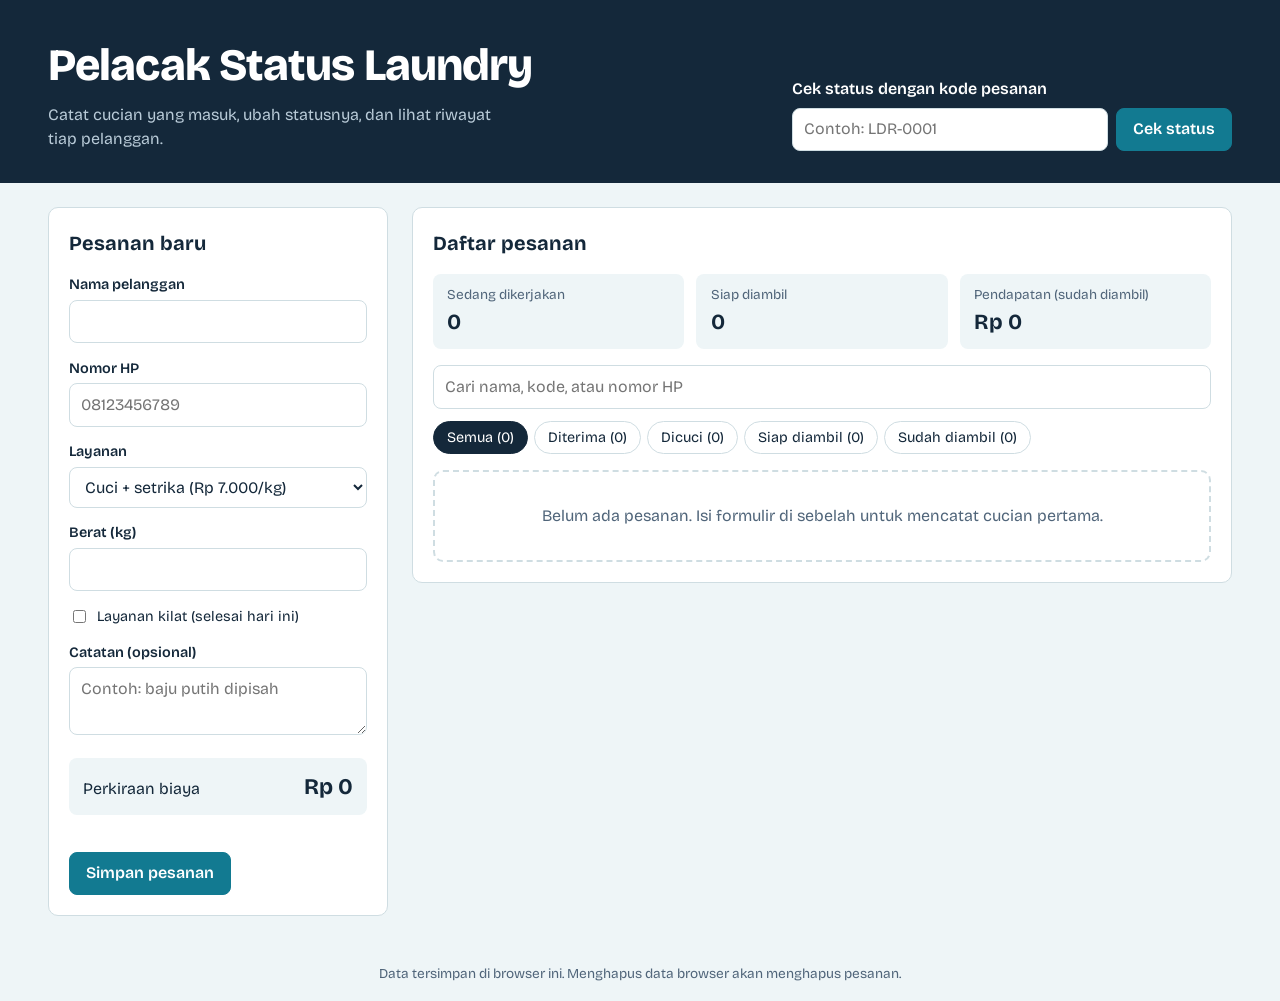
<file: app4/index.html>
<!DOCTYPE html>
<html lang="id">
<head>
  <meta charset="UTF-8">
  <meta name="viewport" content="width=device-width, initial-scale=1">
  <title>Pelacak Status Laundry</title>
  <link rel="preconnect" href="https://fonts.googleapis.com">
  <link rel="preconnect" href="https://fonts.gstatic.com" crossorigin>
  <link href="https://fonts.googleapis.com/css2?family=Bricolage+Grotesque:opsz,wght@12..96,400;600;800&display=swap" rel="stylesheet">
  <link rel="stylesheet" href="style.css">
</head>
<body>

  <header class="atas">
    <div class="atas-judul">
      <h1>Pelacak Status Laundry</h1>
      <p>Catat cucian yang masuk, ubah statusnya, dan lihat riwayat tiap pelanggan.</p>
    </div>

    <form id="form-cek" class="cek" autocomplete="off">
      <label for="kode-cek">Cek status dengan kode pesanan</label>
      <div class="cek-baris">
        <input id="kode-cek" type="text" placeholder="Contoh: LDR-0001" required>
        <button type="submit" class="tombol tombol-utama">Cek status</button>
      </div>
      <div id="hasil-cek" class="hasil-cek" role="status" aria-live="polite"></div>
    </form>
  </header>

  <main class="tata">

    <!-- FORM PESANAN -->
    <section class="panel" aria-labelledby="judul-form">
      <h2 id="judul-form">Pesanan baru</h2>

      <form id="form-pesanan" novalidate>
        <div class="isian">
          <label for="nama">Nama pelanggan</label>
          <input id="nama" name="nama" type="text" maxlength="60" required>
        </div>

        <div class="isian">
          <label for="hp">Nomor HP</label>
          <input id="hp" name="hp" type="tel" inputmode="tel" placeholder="08123456789" required>
        </div>

        <div class="isian">
          <label for="layanan">Layanan</label>
          <select id="layanan" name="layanan"></select>
        </div>

        <div class="isian">
          <label for="berat">Berat (kg)</label>
          <input id="berat" name="berat" type="number" min="0.1" step="0.1" required>
        </div>

        <div class="isian isian-cek">
          <input id="kilat" name="kilat" type="checkbox">
          <label for="kilat">Layanan kilat (selesai hari ini)</label>
        </div>

        <div class="isian">
          <label for="catatan">Catatan (opsional)</label>
          <textarea id="catatan" name="catatan" rows="2" maxlength="200" placeholder="Contoh: baju putih dipisah"></textarea>
        </div>

        <div class="biaya">
          <span>Perkiraan biaya</span>
          <strong id="pratinjau-biaya">Rp0</strong>
        </div>

        <p id="pesan-form" class="pesan" role="status" aria-live="polite"></p>

        <div class="aksi-form">
          <button type="submit" id="tombol-simpan" class="tombol tombol-utama">Simpan pesanan</button>
          <button type="button" id="tombol-batal" class="tombol" hidden>Batal ubah</button>
        </div>
      </form>
    </section>

    <!-- DAFTAR PESANAN -->
    <section class="panel panel-daftar" aria-labelledby="judul-daftar">
      <h2 id="judul-daftar">Daftar pesanan</h2>

      <div class="ringkasan" id="ringkasan"></div>

      <div class="alat">
        <label for="cari" class="sr-only">Cari pesanan</label>
        <input id="cari" type="search" placeholder="Cari nama, kode, atau nomor HP">
        <div id="tab-status" class="tab-status" role="group" aria-label="Filter status"></div>
      </div>

      <div id="daftar" class="daftar"></div>
    </section>

  </main>

  <!-- RIWAYAT PELANGGAN -->
  <dialog id="dialog-riwayat" class="dialog" aria-labelledby="judul-riwayat">
    <div id="isi-riwayat"></div>
    <form method="dialog">
      <button class="tombol tombol-utama">Tutup</button>
    </form>
  </dialog>

  <footer class="kaki">
    Data tersimpan di browser ini. Menghapus data browser akan menghapus pesanan.
  </footer>

  <script src="script.js"></script>
</body>
</html>
</file>
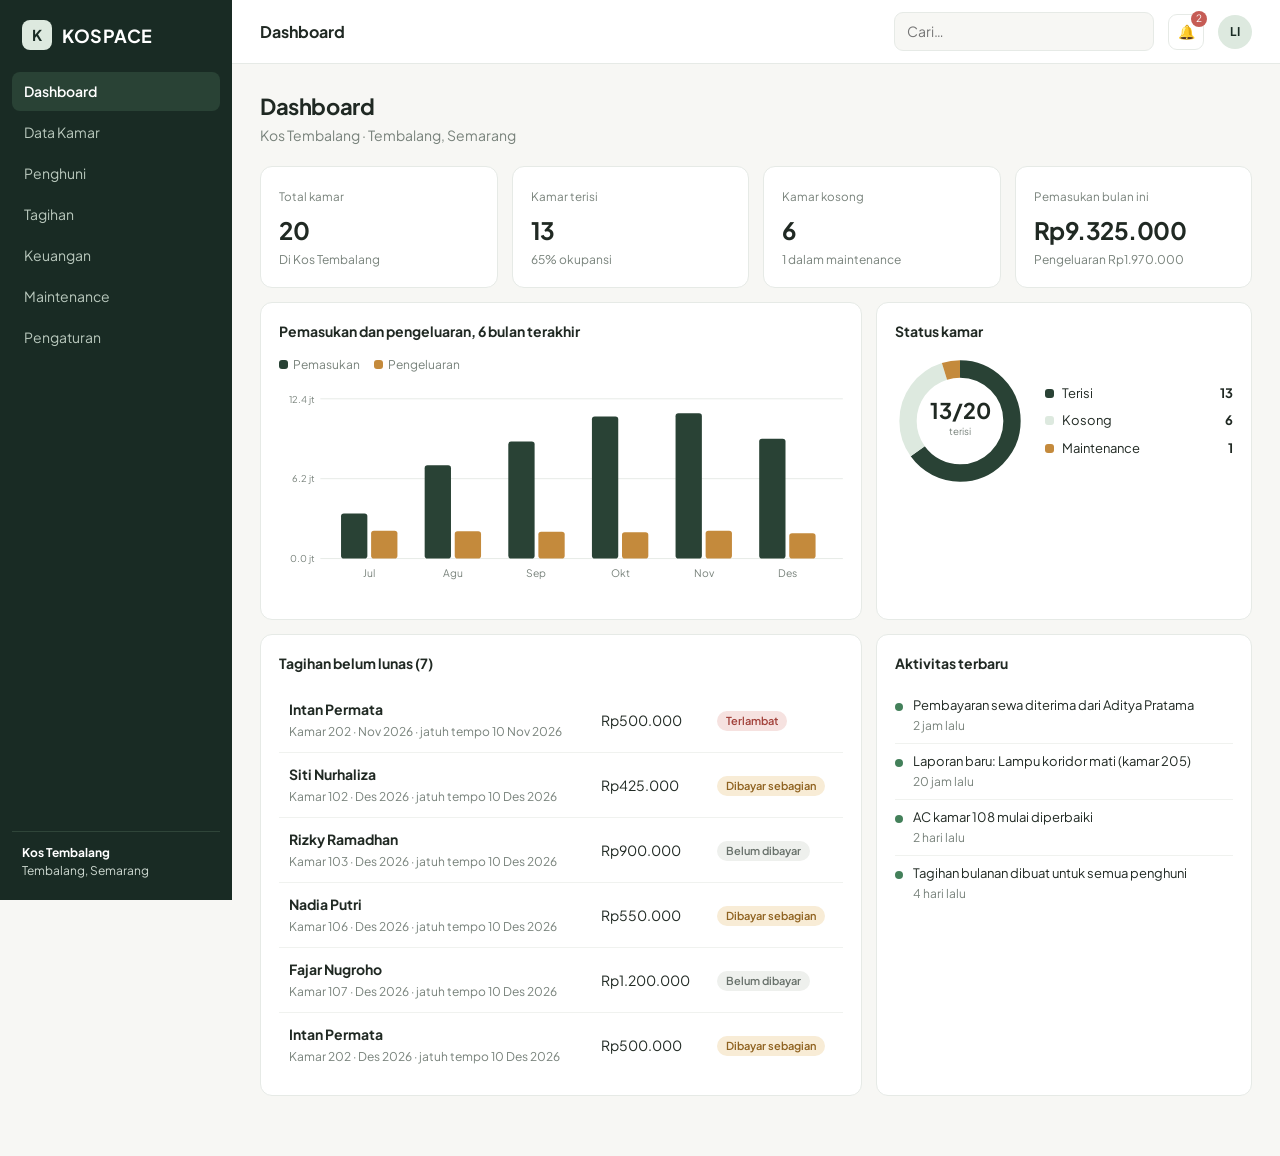
<file: app5/index.html>
<!DOCTYPE html>
<html lang="id">
<head>
<meta charset="UTF-8">
<meta name="viewport" content="width=device-width,initial-scale=1">
<title>KOSPACE — Manage Your Boarding House Smarter</title>
<link rel="preconnect" href="https://fonts.googleapis.com">
<link href="https://fonts.googleapis.com/css2?family=Plus+Jakarta+Sans:wght@400;500;600;700&display=swap" rel="stylesheet">
<link rel="stylesheet" href="style.css">
</head>
<body>
<aside id="sb"><div class="logo"><i>K</i>KOSPACE</div><nav id="nav"></nav><div class="side-f"><b id="sk"></b><span id="sl"></span></div></aside>
<div class="scrim" id="sc"></div>
<main>
<header class="top"><button class="ib menu" id="mn" aria-label="Buka menu">☰</button><h2 id="pt"></h2><span class="sp"></span><input class="srch" id="q" type="search" placeholder="Cari…" aria-label="Pencarian"><button class="ib" id="bell" aria-label="Notifikasi">🔔<em id="bc"></em></button><div class="av" id="ua"></div><div id="np"></div></header>
<div id="view"></div>
</main>
<div id="ov"><div id="md" role="dialog" aria-modal="true"></div></div>
<div id="toast" role="status"></div>
<script src="script.js"></script>
</body>
</html>
</file>
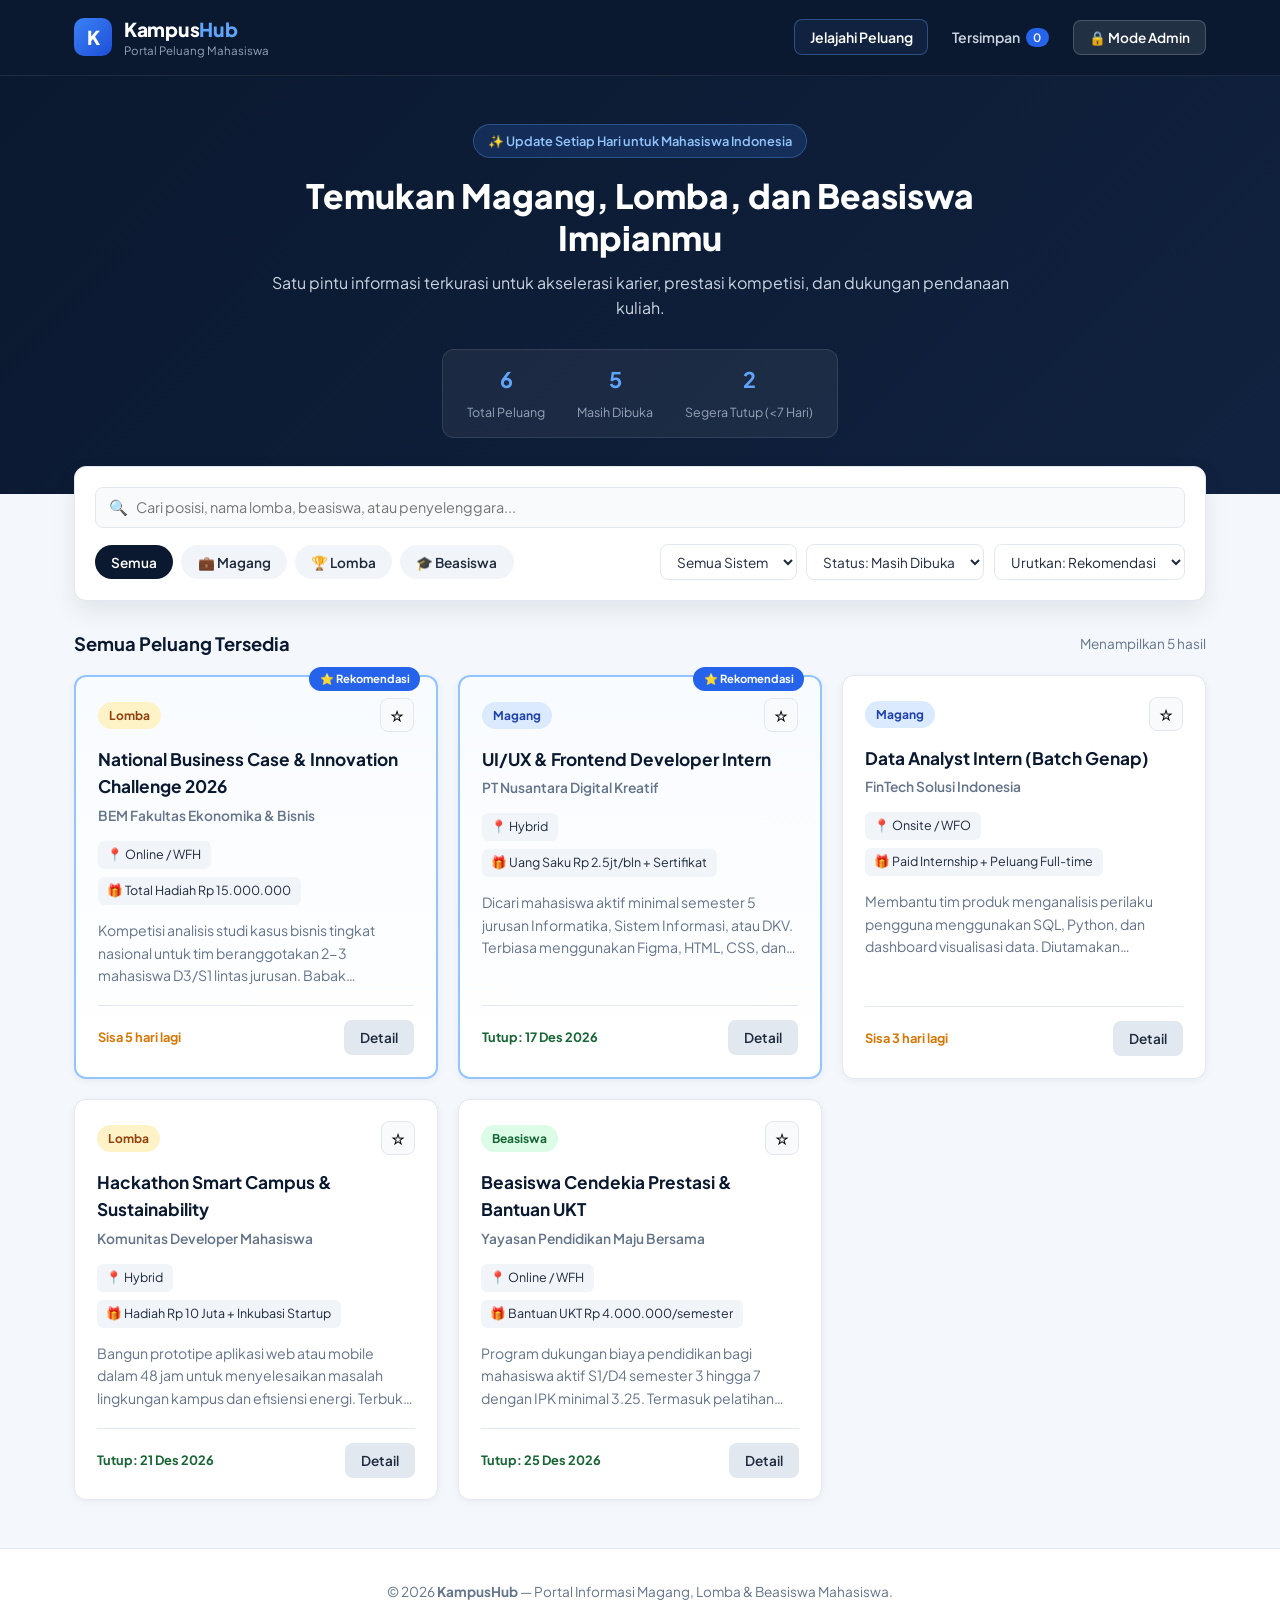
<file: app3/kampus hub/index.html>
<!DOCTYPE html>
<html lang="id">
<head>
  <meta charset="UTF-8">
  <meta name="viewport" content="width=device-width, initial-scale=1.0">
  <title>KampusHub — Portal Magang, Lomba & Beasiswa</title>
  <link rel="stylesheet" href="style.css">
  <!-- Google Fonts: Plus Jakarta Sans -->
  <link href="https://fonts.googleapis.com/css2?family=Plus+Jakarta+Sans:wght@400;500;600;700;800&display=swap" rel="stylesheet">
</head>
<body>

  <!-- Navbar -->
  <nav class="navbar">
    <div class="nav-container">
      <div class="brand">
        <div class="brand-icon">K</div>
        <div>
          <span class="brand-name">Kampus<span>Hub</span></span>
          <small class="brand-sub">Portal Peluang Mahasiswa</small>
        </div>
      </div>

      <div class="nav-actions">
        <button class="nav-tab active" id="tabExplore" onclick="switchView('explore')">
          Jelajahi Peluang
        </button>
        <button class="nav-tab" id="tabSaved" onclick="switchView('saved')">
          Tersimpan <span class="saved-count" id="savedBadge">0</span>
        </button>
        <button class="btn-admin-toggle" id="adminToggleBtn" onclick="openAdminAuth()">
          🔒 Mode Admin
        </button>
      </div>
    </div>
  </nav>

  <!-- Hero Section -->
  <header class="hero">
    <div class="hero-content">
      <span class="hero-pill">✨ Update Setiap Hari untuk Mahasiswa Indonesia</span>
      <h1>Temukan Magang, Lomba, dan Beasiswa Impianmu</h1>
      <p>Satu pintu informasi terkurasi untuk akselerasi karier, prestasi kompetisi, dan dukungan pendanaan kuliah.</p>
      
      <!-- Statistik Ringkas -->
      <div class="hero-stats">
        <div class="stat-box">
          <strong id="statTotal">0</strong>
          <span>Total Peluang</span>
        </div>
        <div class="stat-box">
          <strong id="statActive">0</strong>
          <span>Masih Dibuka</span>
        </div>
        <div class="stat-box">
          <strong id="statUrgent">0</strong>
          <span>Segera Tutup (&lt;7 Hari)</span>
        </div>
      </div>
    </div>
  </header>

  <main class="container">
    <!-- Panel Admin (Tersembunyi sampai login) -->
    <section id="adminDashboard" class="admin-panel hidden">
      <div class="admin-header">
        <div>
          <h2>🛠️ Dashboard Pengelola Informasi (Admin)</h2>
          <p>Tambah, perbarui, atau kelola status sorotan (Featured/Iklan) peluang.</p>
        </div>
        <button class="btn-outline-danger" onclick="logoutAdmin()">Keluar Mode Admin</button>
      </div>

      <form id="opportunityForm" class="admin-form" onsubmit="handleFormSubmit(event)">
        <input type="hidden" id="editId">
        <div class="form-grid">
          <div class="form-group">
            <label>Judul Program *</label>
            <input type="text" id="inputTitle" placeholder="Contoh: Magang UI/UX Designer" required>
          </div>
          <div class="form-group">
            <label>Kategori *</label>
            <select id="inputCategory" required>
              <option value="Magang">Magang</option>
              <option value="Lomba">Lomba</option>
              <option value="Beasiswa">Beasiswa</option>
            </select>
          </div>
          <div class="form-group">
            <label>Penyelenggara *</label>
            <input type="text" id="inputOrganizer" placeholder="Contoh: PT Teknologi / Kemendikbud" required>
          </div>
          <div class="form-group">
            <label>Lokasi / Sistem *</label>
            <select id="inputMode" required>
              <option value="Online / WFH">Online / WFH</option>
              <option value="Hybrid">Hybrid</option>
              <option value="Onsite / WFO">Onsite / WFO</option>
            </select>
          </div>
          <div class="form-group">
            <label>Tanggal Penutupan (Deadline) *</label>
            <input type="date" id="inputDeadline" required>
          </div>
          <div class="form-group">
            <label>Benefit / Hadiah / Uang Saku *</label>
            <input type="text" id="inputBenefit" placeholder="Contoh: Uang Saku + Sertifikat" required>
          </div>
          <div class="form-group">
            <label>Link Pendaftaran *</label>
            <input type="url" id="inputLink" placeholder="https://..." required>
          </div>
          <div class="form-group checkbox-group">
            <label class="checkbox-label">
              <input type="checkbox" id="inputFeatured">
              <span>⭐ Jadikan Sorotan Utama (Paid Listing)</span>
            </label>
          </div>
        </div>

        <div class="form-group">
          <label>Deskripsi Lengkap & Persyaratan Utama *</label>
          <textarea id="inputDescription" rows="3" placeholder="Tuliskan kriteria semester, jurusan, dokumen yang dibutuhkan, dan ringkasan kegiatan..." required></textarea>
        </div>

        <div class="form-actions">
          <button type="submit" class="btn-primary" id="submitBtn">Simpan & Publikasikan</button>
          <button type="button" class="btn-secondary" onclick="resetForm()">Reset Form</button>
        </div>
      </form>
    </section>

    <!-- Kontrol Pencarian, Filter & Pengurutan -->
    <section class="controls-card">
      <div class="search-box">
        <span class="search-icon">🔍</span>
        <input type="text" id="searchInput" placeholder="Cari posisi, nama lomba, beasiswa, atau penyelenggara..." oninput="renderOpportunities()">
      </div>

      <div class="filter-row">
        <div class="category-pills" id="categoryPills">
          <button class="pill active" data-cat="ALL" onclick="setCategory('ALL')">Semua</button>
          <button class="pill" data-cat="Magang" onclick="setCategory('Magang')">💼 Magang</button>
          <button class="pill" data-cat="Lomba" onclick="setCategory('Lomba')">🏆 Lomba</button>
          <button class="pill" data-cat="Beasiswa" onclick="setCategory('Beasiswa')">🎓 Beasiswa</button>
        </div>

        <div class="select-filters">
          <select id="modeFilter" onchange="renderOpportunities()">
            <option value="ALL">Semua Sistem</option>
            <option value="Online / WFH">Online / WFH</option>
            <option value="Hybrid">Hybrid</option>
            <option value="Onsite / WFO">Onsite / WFO</option>
          </select>

          <select id="statusFilter" onchange="renderOpportunities()">
            <option value="OPEN">Status: Masih Dibuka</option>
            <option value="ALL">Status: Semua</option>
            <option value="CLOSED">Status: Sudah Tutup</option>
          </select>

          <select id="sortFilter" onchange="renderOpportunities()">
            <option value="FEATURED">Urutkan: Rekomendasi</option>
            <option value="DEADLINE_ASC">Deadline Terdekat</option>
            <option value="NEWEST">Terbaru Ditambahkan</option>
          </select>
        </div>
      </div>
    </section>

    <!-- Info Hasil -->
    <div class="results-header">
      <h3 id="viewTitle">Semua Peluang Tersedia</h3>
      <span id="resultsCount">Menampilkan 0 hasil</span>
    </div>

    <!-- Grid Kartu Peluang -->
    <section id="cardsGrid" class="cards-grid"></section>
  </main>

  <!-- Modal Detail Peluang -->
  <div id="detailModal" class="modal-overlay hidden" onclick="closeModalOnOutside(event)">
    <div class="modal-box">
      <button class="modal-close" onclick="closeDetailModal()">&times;</button>
      <div id="modalBody"></div>
    </div>
  </div>

  <!-- Modal Login Admin Sederhana -->
  <div id="authModal" class="modal-overlay hidden" onclick="closeModalOnOutside(event)">
    <div class="modal-box modal-sm">
      <button class="modal-close" onclick="closeAuthModal()">&times;</button>
      <h3>Login Admin Portal</h3>
      <p class="modal-sub">Masukkan PIN Admin untuk mengelola data peluang. (Default PIN: <strong>1234</strong>)</p>
      <form onsubmit="verifyAdminPin(event)">
        <input type="password" id="adminPinInput" placeholder="Masukkan PIN (1234)" required autofocus>
        <button type="submit" class="btn-primary full-width" style="margin-top: 12px;">Masuk Dashboard</button>
      </form>
    </div>
  </div>

  <!-- Toast Notification -->
  <div id="toast" class="toast"></div>

  <footer class="footer">
    <p>&copy; 2026 <strong>KampusHub</strong> — Portal Informasi Magang, Lomba & Beasiswa Mahasiswa.</p>
  </footer>

  <script src="app.js"></script>
</body>
</html>
</file>
<file: app4/style.css>
:root {
  --tinta: #14283a;
  --tinta-pudar: #50657a;
  --busa: #eef5f7;
  --kertas: #ffffff;
  --garis: #cfdde2;
  --aqua: #127a91;
  --aqua-tua: #0c5c6e;
  --bahaya: #b3321f;

  --s-diterima: #6b7f8c;
  --s-dicuci: #e0a526;
  --s-siap: #2a9461;
  --s-diambil: #9aa7ae;

  --radius: 10px;
  font-family: "Bricolage Grotesque", system-ui, -apple-system, "Segoe UI", sans-serif;
}

* { box-sizing: border-box; }

body {
  margin: 0;
  background: var(--busa);
  color: var(--tinta);
  line-height: 1.5;
}

.sr-only {
  position: absolute; width: 1px; height: 1px; overflow: hidden;
  clip: rect(0 0 0 0); white-space: nowrap;
}

/* ---------- Header ---------- */
.atas {
  display: grid;
  gap: 1.5rem;
  padding: 2rem clamp(1rem, 4vw, 3rem);
  background: var(--tinta);
  color: #fff;
}
.atas h1 {
  margin: 0 0 .25rem;
  font-size: clamp(1.8rem, 4vw, 2.8rem);
  font-weight: 800;
  letter-spacing: -0.02em;
}
.atas p { margin: 0; color: #b9cbd8; max-width: 46ch; }

.cek label { display: block; font-weight: 600; margin-bottom: .4rem; }
.cek-baris { display: flex; gap: .5rem; flex-wrap: wrap; }
.cek-baris input { flex: 1 1 14rem; }
.hasil-cek { margin-top: .75rem; }
.hasil-cek:empty { display: none; }
.hasil-cek .kartu-hasil {
  background: #fff; color: var(--tinta);
  border-radius: var(--radius); padding: .9rem 1rem;
}
.hasil-cek .kartu-hasil p { margin: .25rem 0 0; color: var(--tinta-pudar); font-size: .9rem; }
.hasil-cek .galat { color: #ffd2c9; }

@media (min-width: 900px) {
  .atas { grid-template-columns: 1fr minmax(320px, 440px); align-items: end; }
}

/* ---------- Tata letak ---------- */
.tata {
  display: grid;
  gap: 1.5rem;
  padding: 1.5rem clamp(1rem, 4vw, 3rem) 2rem;
  align-items: start;
}
@media (min-width: 900px) {
  .tata { grid-template-columns: 340px 1fr; }
  #judul-form + form { position: static; }
}

.panel {
  background: var(--kertas);
  border: 1px solid var(--garis);
  border-radius: var(--radius);
  padding: 1.25rem;
}
.panel h2 { margin: 0 0 1rem; font-size: 1.25rem; }

/* ---------- Form ---------- */
.isian { margin-bottom: .9rem; }
.isian label { display: block; font-weight: 600; font-size: .9rem; margin-bottom: .25rem; }
.isian-cek { display: flex; align-items: center; gap: .5rem; }
.isian-cek label { margin: 0; font-weight: 400; }

input[type="text"], input[type="tel"], input[type="number"],
input[type="search"], select, textarea {
  width: 100%;
  font: inherit;
  padding: .55rem .7rem;
  border: 1px solid var(--garis);
  border-radius: 8px;
  background: #fff;
  color: var(--tinta);
}
textarea { resize: vertical; }

:focus-visible { outline: 3px solid #5cc3d8; outline-offset: 2px; }

.biaya {
  display: flex; justify-content: space-between; align-items: baseline;
  padding: .75rem .9rem; margin: 1rem 0 .5rem;
  background: var(--busa); border-radius: 8px;
}
.biaya strong { font-size: 1.4rem; }

.pesan { min-height: 1.4em; margin: .25rem 0 .5rem; font-size: .9rem; }
.pesan.galat { color: var(--bahaya); }
.pesan.sukses { color: var(--s-siap); }

.aksi-form { display: flex; gap: .5rem; flex-wrap: wrap; }

/* ---------- Tombol ---------- */
.tombol {
  font: inherit; font-weight: 600;
  padding: .55rem 1rem;
  border: 1px solid var(--garis);
  border-radius: 8px;
  background: #fff; color: var(--tinta);
  cursor: pointer;
}
.tombol:hover { background: var(--busa); }
.tombol-utama { background: var(--aqua); border-color: var(--aqua); color: #fff; }
.tombol-utama:hover { background: var(--aqua-tua); }
.tombol-kecil { padding: .3rem .7rem; font-size: .85rem; }
.tombol-hapus { color: var(--bahaya); }

/* ---------- Ringkasan & alat ---------- */
.ringkasan {
  display: grid; gap: .75rem;
  grid-template-columns: repeat(auto-fit, minmax(150px, 1fr));
  margin-bottom: 1rem;
}
.ringkasan > div {
  padding: .7rem .9rem; border-radius: 8px; background: var(--busa);
}
.ringkasan span { display: block; font-size: .85rem; color: var(--tinta-pudar); }
.ringkasan strong { font-size: 1.35rem; }

.alat { display: grid; gap: .75rem; margin-bottom: 1rem; }
.tab-status { display: flex; gap: .4rem; flex-wrap: wrap; }
.tab {
  font: inherit; font-size: .9rem;
  padding: .3rem .8rem;
  border: 1px solid var(--garis); border-radius: 999px;
  background: #fff; color: var(--tinta); cursor: pointer;
}
.tab[aria-pressed="true"] { background: var(--tinta); color: #fff; border-color: var(--tinta); }

/* ---------- Tiket pesanan ---------- */
.daftar { display: grid; gap: .9rem; }
.kosong {
  padding: 2rem 1rem; text-align: center; color: var(--tinta-pudar);
  border: 2px dashed var(--garis); border-radius: var(--radius);
}

.tiket {
  border: 1px solid var(--garis);
  border-left: 6px solid var(--warna, var(--s-diterima));
  border-radius: var(--radius);
  padding: .9rem 1rem;
  background: #fff;
}
.tiket-atas { display: flex; justify-content: space-between; align-items: center; gap: .5rem; }
.kode { font-weight: 800; letter-spacing: .02em; }
.lencana {
  font-size: .8rem; font-weight: 600;
  padding: .15rem .6rem; border-radius: 999px;
  background: var(--warna); color: #fff;
}
.lencana.s1 { color: var(--tinta); }

.tiket h3 { margin: .35rem 0 0; font-size: 1.1rem; }
.link-nama {
  font: inherit; font-weight: 600; padding: 0; border: 0; background: none;
  color: var(--aqua-tua); text-decoration: underline; cursor: pointer;
}
.rincian { margin: .25rem 0 .6rem; color: var(--tinta-pudar); font-size: .9rem; }
.rincian span { display: inline-block; margin-right: .9rem; }
.catatan { font-style: italic; }

.jalur { display: grid; grid-template-columns: repeat(4, 1fr); gap: 4px; margin: .5rem 0 .25rem; }
.jalur i { height: 6px; border-radius: 3px; background: var(--garis); }
.jalur i.aktif { background: var(--warna); }
.label-jalur { display: grid; grid-template-columns: repeat(4, 1fr); gap: 4px; font-size: .72rem; color: var(--tinta-pudar); }

.aksi { display: flex; gap: .4rem; flex-wrap: wrap; margin-top: .75rem; }

.s0 { --warna: var(--s-diterima); }
.s1 { --warna: var(--s-dicuci); }
.s2 { --warna: var(--s-siap); }
.s3 { --warna: var(--s-diambil); }

/* ---------- Dialog riwayat ---------- */
.dialog {
  width: min(560px, calc(100% - 2rem));
  border: 0; border-radius: var(--radius);
  padding: 1.25rem; color: var(--tinta);
}
.dialog::backdrop { background: rgba(20, 40, 58, .55); }
.dialog h2 { margin: 0; }
.dialog .sub { margin: .1rem 0 1rem; color: var(--tinta-pudar); }
.dialog table { width: 100%; border-collapse: collapse; margin-bottom: 1rem; font-size: .9rem; }
.dialog th, .dialog td { text-align: left; padding: .4rem .3rem; border-bottom: 1px solid var(--garis); }
.dialog .tabel-gulir { overflow-x: auto; }

.kaki { padding: 1rem; text-align: center; font-size: .85rem; color: var(--tinta-pudar); }

@media (prefers-reduced-motion: reduce) {
  * { transition: none !important; animation: none !important; }
}
</file>
<file: app5/style.css>
:root{--p:#192B24;--s:#294235;--soft:#DDE9DF;--bg:#F7F7F4;--w:#fff;--t:#202923;--m:#78827B;--b:#E6EAE6;--ok:#43805A;--wa:#C48A3C;--da:#C65C55}
*{box-sizing:border-box}html,body{margin:0;overflow-x:hidden}body{background:var(--bg);color:var(--t);font:14px/1.5 'Plus Jakarta Sans',Inter,system-ui,sans-serif}
button,input,select,textarea{font:inherit;color:inherit}button{cursor:pointer}:focus-visible{outline:2px solid var(--ok);outline-offset:2px}
aside{position:fixed;inset:0 auto 0 0;width:232px;background:var(--p);color:#cfdad2;padding:20px 12px;display:flex;flex-direction:column;z-index:30;transition:transform .2s}
.logo{display:flex;align-items:center;gap:10px;color:#fff;font-weight:700;font-size:18px;letter-spacing:.5px;padding:0 10px 22px}.logo i{width:30px;height:30px;border-radius:8px;background:var(--soft);color:var(--p);display:grid;place-items:center;font-style:normal;font-size:15px}
nav button{display:block;width:100%;text-align:left;border:0;background:none;color:#b9c8bd;padding:9px 12px;border-radius:8px;margin-bottom:2px}nav button:hover{background:#243a2f;color:#fff}nav button.on{background:var(--s);color:#fff;font-weight:600}
.side-f{margin-top:auto;padding:12px 10px 0;border-top:1px solid #2f4539;font-size:12px}.side-f b{color:#fff;display:block}
main{margin-left:232px}.top{position:sticky;top:0;z-index:20;height:64px;background:rgba(255,255,255,.92);backdrop-filter:blur(6px);border-bottom:1px solid var(--b);display:flex;align-items:center;gap:14px;padding:0 28px}
.top h2{margin:0;font-size:16px;white-space:nowrap}.top .sp{flex:1}.srch{width:min(260px,38vw);padding:8px 12px;border:1px solid var(--b);border-radius:9px;background:var(--bg)}
.ib{width:36px;height:36px;border:1px solid var(--b);background:#fff;border-radius:9px;position:relative}.ib em{position:absolute;top:-4px;right:-4px;background:var(--da);color:#fff;font-size:10px;font-style:normal;min-width:16px;height:16px;border-radius:8px;display:grid;place-items:center}
.av{width:34px;height:34px;border-radius:50%;background:var(--soft);color:var(--p);display:grid;place-items:center;font-weight:700;font-size:12px}.menu{display:none}
#np{position:absolute;right:70px;top:58px;width:290px;background:#fff;border:1px solid var(--b);border-radius:12px;box-shadow:0 12px 40px rgba(0,0,0,.12);padding:14px;display:none}#np.on{display:block}#np p{margin:0 0 9px;font-size:13px}
#view{padding:26px 28px 60px;max-width:1400px;margin:auto}.hd{display:flex;justify-content:space-between;gap:12px;align-items:flex-start;flex-wrap:wrap;margin-bottom:20px}.hd h1{margin:0;font-size:22px;letter-spacing:-.4px}.hd p{margin:2px 0 0;color:var(--m)}.hd .ac{display:flex;gap:8px;flex-wrap:wrap}
.btn{border:1px solid var(--b);background:#fff;padding:8px 13px;border-radius:9px;font-weight:600;font-size:13px}.btn:hover{background:var(--bg)}.btn.pr{background:var(--p);border-color:var(--p);color:#fff}.btn.pr:hover{background:var(--s)}.btn.dn{color:var(--da)}.btn.sm{padding:4px 9px;font-size:12px}
.grid{display:grid;gap:14px}.g4{grid-template-columns:repeat(auto-fit,minmax(190px,1fr))}.g2{grid-template-columns:minmax(0,1.6fr) minmax(0,1fr);margin-top:14px}.g3{grid-template-columns:repeat(auto-fill,minmax(235px,1fr))}
.card{background:#fff;border:1px solid var(--b);border-radius:12px;padding:18px}.card h3{margin:0 0 14px;font-size:14px}.stat small{color:var(--m)}.stat b{display:block;font-size:24px;letter-spacing:-.5px;margin-top:6px}
.tw{overflow-x:auto}table{width:100%;border-collapse:collapse;min-width:560px}th{text-align:left;color:var(--m);font-weight:500;font-size:12px;padding:9px 10px;border-bottom:1px solid var(--b)}td{padding:11px 10px;border-bottom:1px solid #f0f2ef;vertical-align:middle}tr:last-child td{border:0}td .ac{display:flex;gap:5px;flex-wrap:wrap}
.bd{display:inline-block;padding:2px 9px;border-radius:20px;font-size:11px;font-weight:600;white-space:nowrap}.ok{background:#e3efe7;color:#2f6b45}.warn{background:#f8ecd6;color:#8f6220}.red{background:#f6e2e0;color:#a2423b}.mute{background:#eef0ed;color:#68716b}
.bar{display:flex;gap:10px;flex-wrap:wrap;margin-bottom:14px}.bar select,.bar input{padding:8px 11px;border:1px solid var(--b);border-radius:9px;background:#fff}
.sub{color:var(--m);font-size:12px}.neg{color:var(--da)}.pos{color:var(--ok)}.empty{padding:28px;text-align:center;color:var(--m)}
.room b.n{font-size:17px}.room .rw{display:flex;justify-content:space-between;align-items:center}.room p{margin:6px 0;color:var(--m);font-size:12px}.room .ac{display:flex;gap:6px;margin-top:12px}
.lg{display:flex;gap:14px;font-size:12px;color:var(--m);margin-bottom:6px}.lg i{display:inline-block;width:9px;height:9px;border-radius:3px;margin-right:5px}
.dn-w{display:flex;align-items:center;gap:20px;flex-wrap:wrap}.dn-w ul{list-style:none;margin:0;padding:0;flex:1;min-width:130px}.dn-w li{display:flex;justify-content:space-between;padding:4px 0;font-size:13px}
.act{display:flex;gap:10px;padding:8px 0;border-bottom:1px solid #f0f2ef;font-size:13px}.act:last-child{border:0}.act i{width:8px;height:8px;border-radius:50%;background:var(--ok);margin-top:7px;flex:none}
#ov{position:fixed;inset:0;background:rgba(20,30,24,.45);display:none;align-items:center;justify-content:center;padding:14px;z-index:50}#ov.on{display:flex}
#md{background:#fff;border-radius:14px;width:min(560px,100%);max-height:92vh;overflow:auto;padding:22px}#md h3{margin:0 0 16px;font-size:17px}
.fg{display:grid;grid-template-columns:1fr 1fr;gap:12px}.fd{display:flex;flex-direction:column;gap:5px}.fd.full{grid-column:1/-1}.fd label{font-size:12px;color:var(--m)}.fd input,.fd select,.fd textarea{padding:9px 11px;border:1px solid var(--b);border-radius:9px;background:#fff;width:100%}
.er{color:var(--da);font-size:12px;margin-top:10px;min-height:16px}.mf{display:flex;justify-content:flex-end;gap:8px;margin-top:12px}.dl{display:grid;grid-template-columns:130px 1fr;gap:6px 10px;font-size:13px}.dl dt{color:var(--m)}.dl dd{margin:0}
#toast{position:fixed;right:20px;bottom:20px;background:var(--p);color:#fff;padding:11px 16px;border-radius:10px;font-size:13px;z-index:80;opacity:0;transform:translateY(8px);transition:.2s;pointer-events:none;max-width:calc(100% - 40px)}#toast.on{opacity:1;transform:none}#toast.err{background:var(--da)}
.scrim{display:none}
@media(max-width:900px){aside{transform:translateX(-100%)}aside.on{transform:none}.scrim.on{display:block;position:fixed;inset:0;background:rgba(0,0,0,.35);z-index:25}main{margin-left:0}.menu{display:block}.g2{grid-template-columns:1fr}.top,#view{padding-left:16px;padding-right:16px}#np{right:12px}}
@media(max-width:560px){.fg{grid-template-columns:1fr}.top h2{font-size:14px}.dl{grid-template-columns:100px 1fr}}
@media(prefers-reduced-motion:reduce){*{transition:none!important}}
</file>
<file: app3/kampus hub/style.css>
:root {
  --navy-900: #0a192f;
  --navy-800: #112240;
  --navy-700: #1d3557;
  --primary: #2563eb;
  --primary-hover: #1d4ed8;
  --bg-page: #f4f7fb;
  --white: #ffffff;
  --text-main: #1e293b;
  --text-muted: #64748b;
  --border: #e2e8f0;
  --success-bg: #dcfce7;
  --success-text: #166534;
  --warning-bg: #fef3c7;
  --warning-text: #92400e;
  --danger-bg: #fee2e2;
  --danger-text: #991b1b;
  --info-bg: #dbeafe;
  --info-text: #1e40af;
  --radius: 12px;
  --shadow-sm: 0 2px 8px rgba(10, 25, 47, 0.05);
  --shadow-md: 0 10px 25px rgba(10, 25, 47, 0.08);
}

* {
  box-sizing: border-box;
  margin: 0;
  padding: 0;
  font-family: 'Plus Jakarta Sans', system-ui, -apple-system, sans-serif;
}

body {
  background-color: var(--bg-page);
  color: var(--text-main);
  line-height: 1.6;
}

.hidden {
  display: none !important;
}

/* Navbar */
.navbar {
  background: var(--navy-900);
  color: var(--white);
  position: sticky;
  top: 0;
  z-index: 100;
  border-bottom: 1px solid rgba(255, 255, 255, 0.08);
}

.nav-container {
  max-width: 1180px;
  margin: 0 auto;
  padding: 0.9rem 1.5rem;
  display: flex;
  justify-content: space-between;
  align-items: center;
  flex-wrap: wrap;
  gap: 1rem;
}

.brand {
  display: flex;
  align-items: center;
  gap: 0.75rem;
}

.brand-icon {
  width: 38px;
  height: 38px;
  background: linear-gradient(135deg, #3b82f6, #1d4ed8);
  border-radius: 10px;
  display: grid;
  place-items: center;
  font-weight: 800;
  font-size: 1.2rem;
  color: var(--white);
}

.brand-name {
  display: block;
  font-weight: 800;
  font-size: 1.2rem;
  letter-spacing: -0.3px;
}

.brand-name span {
  color: #60a5fa;
}

.brand-sub {
  display: block;
  font-size: 0.72rem;
  color: #94a3b8;
  margin-top: -3px;
}

.nav-actions {
  display: flex;
  align-items: center;
  gap: 0.6rem;
}

.nav-tab {
  background: transparent;
  color: #cbd5e1;
  border: none;
  padding: 0.5rem 0.9rem;
  border-radius: 8px;
  font-weight: 600;
  font-size: 0.88rem;
  cursor: pointer;
  transition: 0.2s;
  display: flex;
  align-items: center;
  gap: 0.4rem;
}

.nav-tab:hover {
  background: rgba(255, 255, 255, 0.08);
  color: var(--white);
}

.nav-tab.active {
  background: var(--navy-800);
  color: var(--white);
  border: 1px solid rgba(96, 165, 250, 0.35);
}

.saved-count {
  background: var(--primary);
  color: var(--white);
  font-size: 0.72rem;
  padding: 0.1rem 0.45rem;
  border-radius: 999px;
}

.btn-admin-toggle {
  background: rgba(255, 255, 255, 0.1);
  color: var(--white);
  border: 1px solid rgba(255, 255, 255, 0.18);
  padding: 0.5rem 0.95rem;
  border-radius: 8px;
  font-size: 0.85rem;
  font-weight: 600;
  cursor: pointer;
  transition: 0.2s;
}

.btn-admin-toggle:hover {
  background: var(--primary);
  border-color: var(--primary);
}

/* Hero Section */
.hero {
  background: linear-gradient(135deg, var(--navy-900) 0%, var(--navy-800) 100%);
  color: var(--white);
  padding: 3rem 1.5rem 3.5rem;
  text-align: center;
}

.hero-content {
  max-width: 780px;
  margin: 0 auto;
}

.hero-pill {
  display: inline-block;
  background: rgba(59, 130, 246, 0.18);
  border: 1px solid rgba(96, 165, 250, 0.3);
  color: #93c5fd;
  font-size: 0.8rem;
  font-weight: 600;
  padding: 0.35rem 0.9rem;
  border-radius: 999px;
  margin-bottom: 1rem;
}

.hero h1 {
  font-size: 2.1rem;
  font-weight: 800;
  line-height: 1.25;
  margin-bottom: 0.75rem;
}

.hero p {
  color: #cbd5e1;
  font-size: 1rem;
  margin-bottom: 1.75rem;
}

.hero-stats {
  display: inline-flex;
  background: rgba(255, 255, 255, 0.06);
  border: 1px solid rgba(255, 255, 255, 0.1);
  border-radius: var(--radius);
  padding: 0.85rem 1.5rem;
  gap: 2rem;
  flex-wrap: wrap;
  justify-content: center;
}

.stat-box strong {
  display: block;
  font-size: 1.35rem;
  color: #60a5fa;
}

.stat-box span {
  font-size: 0.78rem;
  color: #94a3b8;
}

/* Container */
.container {
  max-width: 1180px;
  margin: -1.75rem auto 3rem;
  padding: 0 1.5rem;
}

/* Admin Panel */
.admin-panel {
  background: var(--white);
  border: 2px solid var(--navy-900);
  border-radius: var(--radius);
  padding: 1.75rem;
  margin-bottom: 1.75rem;
  box-shadow: var(--shadow-md);
}

.admin-header {
  display: flex;
  justify-content: space-between;
  align-items: flex-start;
  gap: 1rem;
  margin-bottom: 1.25rem;
  padding-bottom: 1rem;
  border-bottom: 1px solid var(--border);
  flex-wrap: wrap;
}

.admin-header h2 {
  font-size: 1.2rem;
  color: var(--navy-900);
}

.admin-header p {
  font-size: 0.88rem;
  color: var(--text-muted);
}

.form-grid {
  display: grid;
  grid-template-columns: repeat(auto-fit, minmax(230px, 1fr));
  gap: 1rem;
  margin-bottom: 1rem;
}

.form-group label {
  display: block;
  font-size: 0.82rem;
  font-weight: 700;
  color: var(--navy-900);
  margin-bottom: 0.35rem;
}

input[type="text"],
input[type="date"],
input[type="url"],
input[type="password"],
select,
textarea {
  width: 100%;
  padding: 0.65rem 0.85rem;
  border: 1px solid var(--border);
  border-radius: 8px;
  font-size: 0.9rem;
  color: var(--text-main);
  background: var(--white);
  transition: border-color 0.2s;
}

input:focus, select:focus, textarea:focus {
  outline: none;
  border-color: var(--primary);
  box-shadow: 0 0 0 3px rgba(37, 99, 235, 0.12);
}

.checkbox-group {
  display: flex;
  align-items: flex-end;
  padding-bottom: 0.5rem;
}

.checkbox-label {
  display: flex !important;
  align-items: center;
  gap: 0.5rem;
  cursor: pointer;
}

.form-actions {
  display: flex;
  gap: 0.75rem;
  margin-top: 1.1rem;
}

/* Controls & Filter Card */
.controls-card {
  background: var(--white);
  border-radius: var(--radius);
  padding: 1.25rem;
  box-shadow: var(--shadow-md);
  border: 1px solid var(--border);
  margin-bottom: 1.75rem;
}

.search-box {
  position: relative;
  margin-bottom: 1rem;
}

.search-icon {
  position: absolute;
  left: 14px;
  top: 50%;
  transform: translateY(-50%);
  font-size: 0.95rem;
}

.search-box input {
  padding-left: 2.5rem;
  background: #f8fafc;
}

.filter-row {
  display: flex;
  justify-content: space-between;
  align-items: center;
  flex-wrap: wrap;
  gap: 1rem;
}

.category-pills {
  display: flex;
  gap: 0.5rem;
  flex-wrap: wrap;
}

.pill {
  background: #f1f5f9;
  color: var(--text-main);
  border: 1px solid transparent;
  padding: 0.45rem 0.95rem;
  border-radius: 999px;
  font-size: 0.85rem;
  font-weight: 600;
  cursor: pointer;
  transition: 0.2s;
}

.pill:hover {
  background: #e2e8f0;
}

.pill.active {
  background: var(--navy-900);
  color: var(--white);
}

.select-filters {
  display: flex;
  gap: 0.6rem;
  flex-wrap: wrap;
}

.select-filters select {
  width: auto;
  padding: 0.48rem 0.75rem;
  font-size: 0.85rem;
}

/* Results Header */
.results-header {
  display: flex;
  justify-content: space-between;
  align-items: center;
  margin-bottom: 1rem;
}

.results-header h3 {
  font-size: 1.15rem;
  color: var(--navy-900);
}

.results-header span {
  font-size: 0.85rem;
  color: var(--text-muted);
}

/* Cards Grid */
.cards-grid {
  display: grid;
  grid-template-columns: repeat(auto-fill, minmax(335px, 1fr));
  gap: 1.25rem;
}

.card {
  background: var(--white);
  border: 1px solid var(--border);
  border-radius: var(--radius);
  padding: 1.35rem;
  display: flex;
  flex-direction: column;
  justify-content: space-between;
  box-shadow: var(--shadow-sm);
  transition: transform 0.2s, box-shadow 0.2s;
  position: relative;
}

.card:hover {
  transform: translateY(-3px);
  box-shadow: var(--shadow-md);
}

.card.featured {
  border: 2px solid #93c5fd;
  background: linear-gradient(to bottom, #f8fbff, #ffffff);
}

.featured-ribbon {
  position: absolute;
  top: -10px;
  right: 16px;
  background: var(--primary);
  color: var(--white);
  font-size: 0.7rem;
  font-weight: 700;
  padding: 0.2rem 0.65rem;
  border-radius: 999px;
}

.card-top {
  display: flex;
  justify-content: space-between;
  align-items: center;
  margin-bottom: 0.85rem;
}

.badge {
  font-size: 0.75rem;
  font-weight: 700;
  padding: 0.25rem 0.7rem;
  border-radius: 999px;
}

.badge-Magang { background: var(--info-bg); color: var(--info-text); }
.badge-Lomba { background: var(--warning-bg); color: var(--warning-text); }
.badge-Beasiswa { background: var(--success-bg); color: var(--success-text); }

.bookmark-btn {
  background: #f8fafc;
  border: 1px solid var(--border);
  width: 34px;
  height: 34px;
  border-radius: 8px;
  cursor: pointer;
  font-size: 1rem;
  display: grid;
  place-items: center;
  transition: 0.2s;
}

.bookmark-btn:hover {
  background: #eff6ff;
  border-color: var(--primary);
}

.bookmark-btn.saved {
  background: #fef3c7;
  border-color: #f59e0b;
}

.card-title {
  font-size: 1.08rem;
  font-weight: 700;
  color: var(--navy-900);
  margin-bottom: 0.25rem;
  cursor: pointer;
}

.card-title:hover {
  color: var(--primary);
}

.card-org {
  font-size: 0.86rem;
  font-weight: 600;
  color: var(--text-muted);
  margin-bottom: 0.85rem;
}

.card-meta {
  display: flex;
  flex-wrap: wrap;
  gap: 0.5rem;
  margin-bottom: 0.9rem;
}

.meta-tag {
  font-size: 0.78rem;
  background: #f1f5f9;
  color: var(--text-main);
  padding: 0.25rem 0.6rem;
  border-radius: 6px;
}

.card-desc {
  font-size: 0.88rem;
  color: var(--text-muted);
  margin-bottom: 1.15rem;
  display: -webkit-box;
  -webkit-line-clamp: 3;
  -webkit-box-orient: vertical;
  overflow: hidden;
}

.card-footer {
  border-top: 1px solid var(--border);
  padding-top: 0.9rem;
  display: flex;
  justify-content: space-between;
  align-items: center;
  gap: 0.5rem;
}

.deadline-info {
  font-size: 0.8rem;
  font-weight: 700;
}

.deadline-open { color: var(--success-text); }
.deadline-urgent { color: #d97706; }
.deadline-closed { color: var(--danger-text); }

.card-buttons {
  display: flex;
  gap: 0.4rem;
}

/* Buttons */
.btn-primary {
  background: var(--navy-900);
  color: var(--white);
  border: none;
  padding: 0.55rem 1rem;
  border-radius: 8px;
  font-size: 0.85rem;
  font-weight: 600;
  cursor: pointer;
  text-decoration: none;
  transition: 0.2s;
}

.btn-primary:hover {
  background: var(--primary);
}

.btn-secondary {
  background: #e2e8f0;
  color: var(--text-main);
  border: none;
  padding: 0.55rem 1rem;
  border-radius: 8px;
  font-size: 0.85rem;
  font-weight: 600;
  cursor: pointer;
}

.btn-outline-danger {
  background: transparent;
  color: var(--danger-text);
  border: 1px solid #fca5a5;
  padding: 0.45rem 0.85rem;
  border-radius: 8px;
  font-size: 0.82rem;
  font-weight: 600;
  cursor: pointer;
}

.btn-sm {
  padding: 0.4rem 0.65rem;
  font-size: 0.78rem;
  border-radius: 6px;
  border: none;
  cursor: pointer;
  font-weight: 600;
}

.btn-edit { background: #fef3c7; color: #92400e; }
.btn-del { background: #fee2e2; color: #991b1b; }

.full-width { width: 100%; }

/* Modal */
.modal-overlay {
  position: fixed;
  inset: 0;
  background: rgba(10, 25, 47, 0.65);
  backdrop-filter: blur(3px);
  display: grid;
  place-items: center;
  padding: 1rem;
  z-index: 200;
}

.modal-box {
  background: var(--white);
  max-width: 600px;
  width: 100%;
  border-radius: 16px;
  padding: 2rem;
  position: relative;
  box-shadow: 0 20px 40px rgba(0, 0, 0, 0.2);
  max-height: 90vh;
  overflow-y: auto;
}

.modal-sm {
  max-width: 400px;
}

.modal-close {
  position: absolute;
  top: 14px;
  right: 18px;
  background: none;
  border: none;
  font-size: 1.6rem;
  color: var(--text-muted);
  cursor: pointer;
}

.modal-sub {
  font-size: 0.88rem;
  color: var(--text-muted);
  margin: 0.4rem 0 1rem;
}

/* Empty State */
.empty-state {
  grid-column: 1 / -1;
  text-align: center;
  background: var(--white);
  padding: 3rem 1.5rem;
  border-radius: var(--radius);
  border: 1px dashed var(--border);
}

/* Toast */
.toast {
  position: fixed;
  bottom: 24px;
  right: 24px;
  background: var(--navy-900);
  color: var(--white);
  padding: 0.75rem 1.25rem;
  border-radius: 10px;
  font-size: 0.88rem;
  font-weight: 600;
  box-shadow: var(--shadow-md);
  opacity: 0;
  transform: translateY(15px);
  pointer-events: none;
  transition: 0.25s;
  z-index: 300;
}

.toast.show {
  opacity: 1;
  transform: translateY(0);
}

/* Footer */
.footer {
  text-align: center;
  padding: 2rem 1rem;
  color: var(--text-muted);
  font-size: 0.85rem;
  border-top: 1px solid var(--border);
  background: var(--white);
}

@media (max-width: 640px) {
  .hero h1 { font-size: 1.55rem; }
  .hero-stats { gap: 1.2rem; width: 100%; }
  .select-filters { width: 100%; }
  .select-filters select { flex: 1; }
}
</file>
